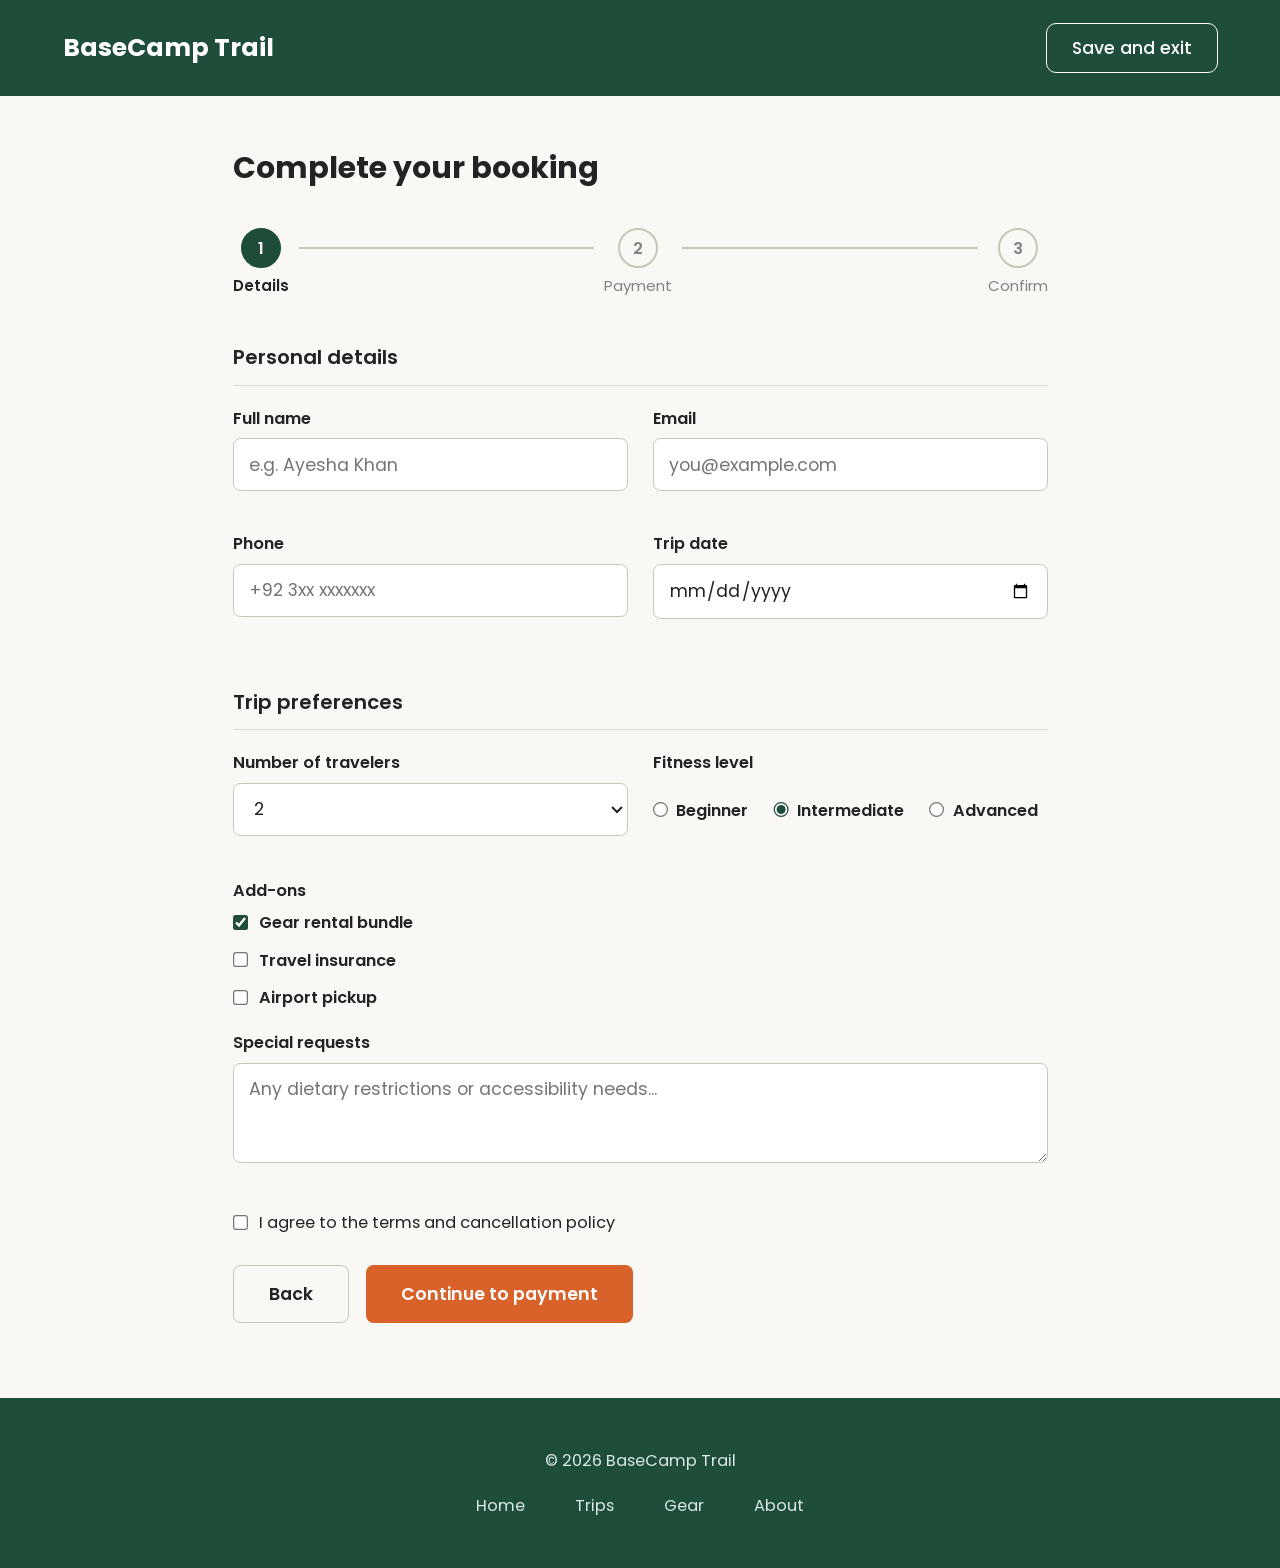
<file: BookingForm.html>
<!DOCTYPE html>
<html lang="en">
  <head>
    <meta charset="UTF-8" />
    <meta name="viewport" content="width=device-width, initial-scale=1.0" />
    <link rel="stylesheet" href="styling/global.css" />
    <link rel="stylesheet" href="styling/BookingForm.css" />
    <title>Book a Trip</title>
  </head>
  <body>

    <!-- navbar -->
    <nav class="header">
      <h2><a href="index.html" style="text-decoration:none;color:inherit;">BaseCamp Trail</a></h2>
      <a href="trips.html" class="save-exit">Save and exit</a>
    </nav>

    <div class="form-wrapper">
      <h1>Complete your booking</h1>

      <!-- stepper -->
      <div class="stepper">
        <div class="step active">
          <div class="step-circle">1</div>
          <span class="step-label">Details</span>
        </div>
        <div class="step-line"></div>
        <div class="step">
          <div class="step-circle">2</div>
          <span class="step-label">Payment</span>
        </div>
        <div class="step-line"></div>
        <div class="step">
          <div class="step-circle">3</div>
          <span class="step-label">Confirm</span>
        </div>
      </div>

      <form>
        <!-- personal details -->
        <fieldset>
          <legend>Personal details</legend>
          <div class="form-row">
            <div class="form-group">
              <label for="name">Full name</label>
              <input type="text" id="name" placeholder="e.g. Ayesha Khan" />
            </div>
            <div class="form-group">
              <label for="email">Email</label>
              <input type="email" id="email" placeholder="you@example.com" />
            </div>
          </div>
          <div class="form-row">
            <div class="form-group">
              <label for="phone">Phone</label>
              <input type="tel" id="phone" placeholder="+92 3xx xxxxxxx" />
            </div>
            <div class="form-group">
              <label for="tripdate">Trip date</label>
              <input type="date" id="tripdate" />
            </div>
          </div>
        </fieldset>

        <!-- trip preferences -->
        <fieldset>
          <legend>Trip preferences</legend>
          <div class="form-row">
            <div class="form-group">
              <label for="travelers">Number of travelers</label>
              <select id="travelers">
                <option>1</option>
                <option selected>2</option>
                <option>3</option>
                <option>4+</option>
              </select>
            </div>
            <div class="form-group">
              <label>Fitness level</label>
              <div class="radio-group">
                <label class="radio-opt"><input type="radio" name="fitness" /> Beginner</label>
                <label class="radio-opt"><input type="radio" name="fitness" checked /> Intermediate</label>
                <label class="radio-opt"><input type="radio" name="fitness" /> Advanced</label>
              </div>
            </div>
          </div>

          <div class="form-group">
            <label>Add-ons</label>
            <div class="checkbox-group">
              <label class="check-opt"><input type="checkbox" checked /> Gear rental bundle</label>
              <label class="check-opt"><input type="checkbox" /> Travel insurance</label>
              <label class="check-opt"><input type="checkbox" /> Airport pickup</label>
            </div>
          </div>

          <div class="form-group">
            <label for="notes">Special requests</label>
            <textarea id="notes" placeholder="Any dietary restrictions or accessibility needs..."></textarea>
          </div>
        </fieldset>

        <!-- consent -->
        <label class="consent">
          <input type="checkbox" />
          I agree to the terms and cancellation policy
        </label>

        <!-- actions -->
        <div class="form-actions">
          <a href="tripsDetail.html" class="btn-back">Back</a>
          <button type="submit" class="btn-continue">Continue to payment</button>
        </div>
      </form>
    </div>

    <!-- footer -->
    <footer class="site-footer">
      &copy; 2026 BaseCamp Trail
      <ul>
        <li><a href="index.html">Home</a></li>
        <li><a href="trips.html">Trips</a></li>
        <li><a href="GearRental.html">Gear</a></li>
        <li><a href="About-Contact.html">About</a></li>
      </ul>
    </footer>

  </body>
</html>
</file>
<file: styling/global.css>
@import url("https://fonts.googleapis.com/css2?family=Poppins:wght@400;500;600;700&display=swap");

* {
  margin: 0;
  padding: 0;
  box-sizing: border-box;
  font-family: Poppins;
}

body {
  background-color: #faf8f4;
  color: #232323;
}

/* ════════════════════════════════════
   GLOBAL NAVBAR (Mobile 320px base)
   ════════════════════════════════════ */
.header {
  display: flex;
  flex-wrap: wrap;
  align-items: center;
  gap: 8px 12px;
  background-color: #1e4d3a;
  padding: 12px 16px;
  color: white;
}
.header h2 {
  font-size: 16px;
  width: 100%;
}
.header ul {
  display: flex;
  gap: 12px;
  list-style: none;
  flex: 1;
  flex-wrap: wrap;
}
.header ul li a {
  text-decoration: none;
  color: white;
  font-size: 12px;
}
.header ul li a:hover {
  color: #d9622b;
}
.header button {
  background-color: #d9622b;
  color: white;
  padding: 8px 14px;
  border-radius: 8px;
  border: none;
  cursor: pointer;
  font-weight: 600;
  font-size: 12px;
  font-family: Poppins;
  letter-spacing: 0.3px;
  white-space: nowrap;
  transition: background 0.2s ease, transform 0.15s ease;
}
.header button:hover {
  background-color: #b94e1e;
  transform: translateY(-1px);
}
.header button:active {
  transform: translateY(0px);
}

/* Save Exit button (BookingForm) */
.save-exit {
  color: white;
  text-decoration: none;
  border: 1.5px solid white;
  padding: 7px 14px;
  border-radius: 8px;
  font-size: 12px;
  font-weight: 500;
}
.save-exit:hover {
  background: rgba(255, 255, 255, 0.1);
}

/* ════════════════════════════════════
   GLOBAL SITE FOOTER (Mobile 320px base)
   ════════════════════════════════════ */
.site-footer {
  display: flex;
  flex-direction: column;
  align-items: center;
  gap: 14px;
  padding: 28px 16px;
  background-color: #1e4d3a;
  color: #d8e8e2;
  font-size: 12px;
}
.site-footer ul {
  display: flex;
  list-style: none;
  flex-wrap: wrap;
  justify-content: center;
  gap: 10px 16px;
}
.site-footer ul li a {
  color: #d8e8e2;
  text-decoration: none;
}
.site-footer ul li a:hover {
  color: white;
}

/* ════════════════════════════════════
   MOBILE ZOOM — scale up from 320px base
   ════════════════════════════════════ */
@media (min-width: 375px) and (max-width: 1023px) {
  html { zoom: 1.172; }
}
@media (min-width: 390px) and (max-width: 1023px) {
  html { zoom: 1.219; }
}
@media (min-width: 414px) and (max-width: 1023px) {
  html { zoom: 1.294; }
}
@media (min-width: 430px) and (max-width: 1023px) {
  html { zoom: 1.344; }
}
@media (min-width: 480px) and (max-width: 1023px) {
  html { zoom: 1.5; }
}
@media (min-width: 540px) and (max-width: 1023px) {
  html { zoom: 1.688; }
}
@media (min-width: 600px) and (max-width: 1023px) {
  html { zoom: 1.875; }
}
@media (min-width: 768px) and (max-width: 1023px) {
  html { zoom: 2.4; }
}

/* ════════════════════════════════════
   DESKTOP CSS (1024px base)
   ════════════════════════════════════ */
@media (min-width: 1024px) {
  html { zoom: 1; }

  /* global navbar */
  .header {
    flex-wrap: nowrap;
    justify-content: space-between;
    gap: 0;
    padding: 18px 50px;
  }
  .header h2 {
    font-size: 20px;
    width: auto;
  }
  .header ul {
    gap: 30px;
    flex: unset;
    flex-wrap: nowrap;
  }
  .header ul li a {
    font-size: 14px;
  }
  .header button {
    padding: 10px 24px;
    font-size: 14px;
  }
  .save-exit {
    padding: 9px 20px;
    font-size: 14px;
  }

  /* global footer */
  .site-footer {
    padding: 40px 50px;
    gap: 16px;
    font-size: 13px;
  }
  .site-footer ul {
    flex-wrap: nowrap;
    gap: 40px;
  }
}

/* ════════════════════════════════════
   DESKTOP ZOOM — scale up from 1024px base
   ════════════════════════════════════ */
@media (min-width: 1280px) {
  html { zoom: 1.25; }
}
@media (min-width: 1440px) {
  html { zoom: 1.406; }
}
@media (min-width: 1536px) {
  html { zoom: 1.5; }
}
@media (min-width: 1920px) {
  html { zoom: 1.875; }
}
@media (min-width: 2560px) {
  html { zoom: 2.5; }
}
</file>
<file: styling/BookingForm.css>
/* ════════════════════════════════════
   FORM WRAPPER
   ════════════════════════════════════ */
.form-wrapper {
  max-width: 100%;
  margin: 0 auto;
  padding: 24px 16px 40px;
}
.form-wrapper h1 {
  font-size: 20px;
  margin-bottom: 22px;
}

/* ════════════════════════════════════
   STEPPER
   ════════════════════════════════════ */
.stepper {
  display: flex;
  align-items: flex-start;
  margin-bottom: 26px;
}
.step {
  display: flex;
  flex-direction: column;
  align-items: center;
  gap: 5px;
}
.step-circle {
  width: 28px;
  height: 28px;
  border-radius: 50%;
  display: flex;
  align-items: center;
  justify-content: center;
  font-size: 12px;
  font-weight: 600;
  border: 2px solid #c9c5ba;
  color: #828282;
}
.step.active .step-circle {
  background: #1e4d3a;
  border-color: #1e4d3a;
  color: white;
}
.step-label {
  font-size: 10px;
  color: #828282;
}
.step.active .step-label {
  color: #232323;
  font-weight: 600;
}
.step-line {
  flex: 1;
  height: 2px;
  background: #c9c5ba;
  margin: 13px 6px 0;
}

/* ════════════════════════════════════
   FIELDSETS & LEGEND
   ════════════════════════════════════ */
fieldset {
  border: none;
  margin-bottom: 22px;
}
legend {
  font-size: 14px;
  font-weight: 600;
  margin-bottom: 14px;
  padding-bottom: 8px;
  border-bottom: 1px solid #e0ddd5;
  width: 100%;
  display: block;
}

/* ════════════════════════════════════
   FORM ELEMENTS
   ════════════════════════════════════ */
.form-row {
  display: grid;
  grid-template-columns: 1fr;
  gap: 0;
  margin-bottom: 0;
}
.form-group {
  display: flex;
  flex-direction: column;
  gap: 6px;
  margin-bottom: 14px;
}
.form-group label {
  font-size: 12px;
  font-weight: 600;
}
.form-group input,
.form-group select,
.form-group textarea {
  padding: 10px 12px;
  border: 1.5px solid #c9c5ba;
  border-radius: 6px;
  font-size: 13px;
  font-family: Poppins;
  background: white;
  color: #232323;
}
.form-group input:focus,
.form-group select:focus,
.form-group textarea:focus {
  outline: none;
  border-color: #1e4d3a;
  box-shadow: 0 0 0 3px rgba(30, 77, 58, 0.12);
}
.form-group textarea {
  min-height: 70px;
  resize: vertical;
}

/* ── radio group ── */
.radio-group {
  display: flex;
  gap: 12px;
  align-items: center;
  height: auto;
  flex-wrap: wrap;
}
.radio-opt {
  display: flex;
  align-items: center;
  gap: 6px;
  font-size: 13px;
  cursor: pointer;
}
.radio-opt input {
  accent-color: #1e4d3a;
  width: auto;
}

/* ── checkbox group ── */
.checkbox-group {
  display: flex;
  flex-direction: column;
  gap: 10px;
}
.check-opt {
  display: flex;
  align-items: center;
  gap: 8px;
  font-size: 13px;
  cursor: pointer;
}
.check-opt input {
  accent-color: #1e4d3a;
  width: auto;
}

/* ── consent ── */
.consent {
  display: flex;
  align-items: flex-start;
  gap: 8px;
  font-size: 12px;
  cursor: pointer;
  margin-bottom: 20px;
}
.consent input {
  accent-color: #1e4d3a;
  width: auto;
}

/* ── form actions ── */
.form-actions {
  display: flex;
  flex-direction: column;
  gap: 12px;
}
.btn-back {
  width: 100%;
  padding: 12px;
  border: 1.5px solid #c9c5ba;
  border-radius: 6px;
  font-size: 14px;
  font-weight: 600;
  text-decoration: none;
  color: #232323;
  text-align: center;
}
.btn-back:hover {
  background: #f1ede4;
}
.btn-continue {
  width: 100%;
  padding: 12px;
  background: #d9622b;
  color: white;
  border: none;
  border-radius: 6px;
  font-size: 14px;
  font-weight: 600;
  cursor: pointer;
  transition: background 0.2s;
  text-align: center;
}
.btn-continue:hover {
  background: #b94e1e;
}

/* ════════════════════════════════════
   DESKTOP CSS (1024px base)
   ════════════════════════════════════ */
@media (min-width: 1024px) {
  /* form wrapper */
  .form-wrapper {
    max-width: 700px;
    padding: 40px 24px 60px;
  }
  .form-wrapper h1 {
    font-size: 24px;
    margin-bottom: 30px;
  }

  /* stepper */
  .stepper {
    margin-bottom: 36px;
  }
  .step-circle {
    width: 32px;
    height: 32px;
    font-size: 13px;
  }
  .step-label {
    font-size: 12px;
  }
  .step-line {
    margin: 15px 8px 0;
  }

  /* fieldsets */
  legend {
    font-size: 16px;
    margin-bottom: 16px;
    padding-bottom: 10px;
  }

  /* form elements */
  .form-row {
    grid-template-columns: 1fr 1fr;
    gap: 20px;
    margin-bottom: 16px;
  }
  .form-group {
    margin-bottom: 16px;
  }
  .form-group label {
    font-size: 13px;
  }
  .form-group input,
  .form-group select,
  .form-group textarea {
    font-size: 14px;
    padding: 10px 12px;
  }
  .form-group textarea {
    min-height: 80px;
  }

  /* radio group */
  .radio-group {
    height: 44px;
    flex-wrap: nowrap;
    gap: 20px;
  }
  .radio-opt {
    font-size: 14px;
  }

  /* consent */
  .consent {
    align-items: center;
    font-size: 13px;
    margin-bottom: 24px;
  }

  /* form actions */
  .form-actions {
    flex-direction: row;
    gap: 14px;
  }
  .btn-back,
  .btn-continue {
    width: auto;
    padding: 12px 28px;
    font-size: 14px;
  }
}
</file>
